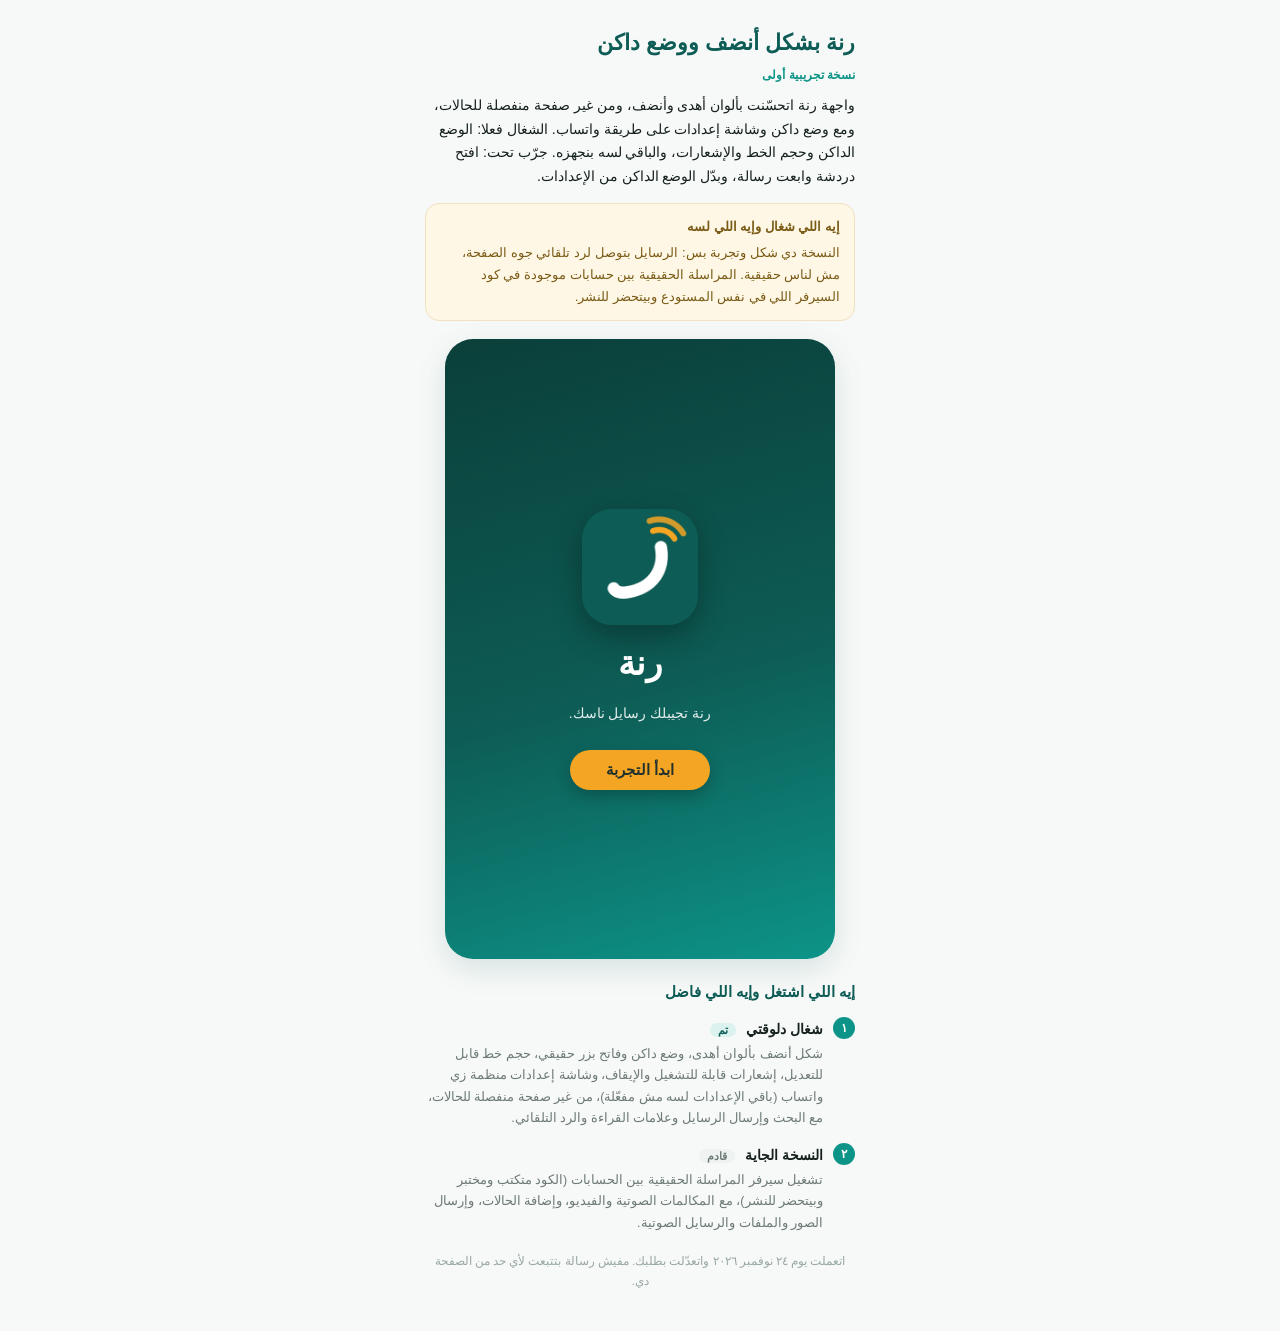
<file: index.html>
<!DOCTYPE html>
<html lang="ar" dir="rtl">
<head>
<meta charset="utf-8">
<meta name="viewport" content="width=device-width, initial-scale=1">
<title>رنة — نسخة تجريبية</title>
<meta name="description" content="واجهة تطبيق رنة التجريبية: دردشات ومكالمات وإعدادات، بوضع داكن ورد تلقائي محاكى.">
<link rel="stylesheet" href="main.css">
</head>
<body>
<div id="root"></div>
<script type="module" src="main.js"></script>
</body>
</html>
</file>
<file: main.css>
.rn-app{--rn-bg: #f2f5f4;--rn-surface: #ffffff;--rn-ink: #16211f;--rn-ink2: #6d7a77;--rn-border: #e3eae8;--rn-chip: #eef3f1;--rn-accent: #0d9488;--rn-accent-deep: #0d5c55;--rn-mine: #0d9488;--rn-note-bg: #fff7e6;--rn-note-ink: #7a5b16;--rn-note-border: #f0e2bd;--rn-hover: rgba(13, 148, 136, .08);position:relative;max-width:390px;margin:0 auto 16px;border-radius:28px;overflow:hidden;background:var(--rn-bg);color:var(--rn-ink);height:620px;display:flex;flex-direction:column;box-shadow:0 10px 30px #0d5c5524;font-size:14px}.rn-app.rn-dark{--rn-bg: #0e1518;--rn-surface: #182228;--rn-ink: #e8efed;--rn-ink2: #8fa19d;--rn-border: #24333a;--rn-chip: #1d2a30;--rn-note-bg: #2a2416;--rn-note-ink: #e3c76f;--rn-note-border: #3d3419;--rn-hover: rgba(13, 148, 136, .18)}.rn-flip{transform:scaleX(-1)}.rn-fs-s{font-size:13px}.rn-fs-l{font-size:15.5px}.rn-fs-s .rn-bubble,.rn-fs-s .rn-chattext small{font-size:12.5px}.rn-fs-l .rn-bubble,.rn-fs-l .rn-chattext small{font-size:15.5px}.rn-fs-s .rn-chattext strong{font-size:14px}.rn-fs-l .rn-chattext strong{font-size:16px}.rn-splash{flex:1;display:flex;flex-direction:column;align-items:center;justify-content:center;gap:10px;background:linear-gradient(165deg,#0b3f3a,#0d5c55 55%,#0d9488);color:#fff;text-align:center;padding:24px}.rn-logo{width:116px;height:116px;border-radius:30px;box-shadow:0 12px 30px #0000004d}.rn-appname{font-size:34px;font-weight:700;letter-spacing:.5px}.rn-splash p{margin:0;opacity:.88;font-size:14px}.rn-start{margin-top:14px;background:#f5a524;color:#21312d;border:none;border-radius:26px;padding:11px 36px;font-size:15px;font-weight:700;cursor:pointer;box-shadow:0 6px 16px #00000038}.rn-start:hover{background:#ffb63d}.rn-screen{flex:1;display:flex;flex-direction:column;min-height:0}.rn-homebar{display:flex;align-items:center;gap:10px;padding:14px 16px 6px;color:var(--rn-ink)}.rn-brand{display:flex;align-items:center;gap:8px;font-size:19px;flex:1}.rn-iconbtn{background:none;border:none;padding:7px;cursor:pointer;display:inline-flex;align-items:center;justify-content:center;border-radius:50%;color:#fff}.rn-iconbtn:hover{background:#ffffff24}.rn-tint{color:var(--rn-accent)}.rn-tint:hover{background:var(--rn-hover)}.rn-avatar{position:relative;width:38px;height:38px;border-radius:50%;color:#fff;display:inline-flex;align-items:center;justify-content:center;font-weight:700;font-size:13px;flex-shrink:0}.rn-big{width:48px;height:48px;font-size:15px}.rn-xl{width:56px;height:56px;font-size:19px}.rn-online{position:absolute;bottom:0;inset-inline-end:0;width:11px;height:11px;border-radius:50%;background:#34c98e;border:2px solid var(--rn-accent-deep)}.rn-searchrow{padding:6px 16px 10px}.rn-search{width:100%;border:1.5px solid var(--rn-border);border-radius:22px;background:var(--rn-surface);padding:9px 18px;font-size:14px;box-sizing:border-box;color:var(--rn-ink)}.rn-search:focus{outline:none;border-color:var(--rn-accent)}.rn-search::placeholder{color:var(--rn-ink2)}.rn-stories{display:flex;gap:14px;padding:4px 16px 12px;overflow-x:auto;border-bottom:1px solid var(--rn-border)}.rn-story{background:none;border:none;cursor:pointer;display:flex;flex-direction:column;align-items:center;gap:5px;padding:2px 0;color:var(--rn-ink)}.rn-story small{font-size:11px;color:var(--rn-ink2);white-space:nowrap}.rn-ring{position:relative;display:inline-flex;padding:3px;border-radius:50%;background:linear-gradient(135deg,#0d9488,#f5a524)}.rn-ring .rn-avatar{border:2.5px solid var(--rn-bg);width:44px;height:44px}.rn-mine-ring{background:var(--rn-border)}.rn-plusdot{position:absolute;bottom:0;inset-inline-end:0;width:18px;height:18px;border-radius:50%;background:#f5a524;color:#21312d;font-size:11px;display:inline-flex;align-items:center;justify-content:center;border:2px solid var(--rn-bg)}.rn-list{flex:1;overflow-y:auto;padding:8px 12px 12px}.rn-chat{display:flex;align-items:center;gap:12px;width:100%;padding:10px 12px;margin-bottom:6px;background:var(--rn-surface);border:1px solid var(--rn-border);border-radius:16px;cursor:pointer;text-align:start;color:var(--rn-ink)}button.rn-chat:hover{border-color:var(--rn-accent);box-shadow:0 3px 10px #0d5c551a}.rn-chattext{flex:1;min-width:0;display:flex;flex-direction:column;gap:1px}.rn-chattext strong{font-size:15px}.rn-chattext small{font-size:13px;color:var(--rn-ink2);white-space:nowrap;overflow:hidden;text-overflow:ellipsis}.rn-chatside{display:flex;flex-direction:column;align-items:flex-end;gap:5px}.rn-chatside time{font-size:12px;color:var(--rn-ink2)}.rn-badge{background:var(--rn-accent);color:#fff;font-size:12px;border-radius:12px;min-width:20px;height:20px;display:inline-flex;align-items:center;justify-content:center;padding:0 6px}.rn-empty{padding:32px;text-align:center;color:var(--rn-ink2);font-size:14px}.rn-sectionlabel{font-size:12px;font-weight:700;color:var(--rn-ink2);padding:10px 8px 6px}.rn-call{cursor:default}.rn-missed{color:#e5484d}.rn-calldir{display:inline-flex;align-items:center;gap:4px}.rn-listnote{margin:10px 6px;align-self:center}.rn-setlist{padding-top:4px}.rn-profile{display:flex;align-items:center;gap:12px;width:100%;padding:12px;margin-bottom:4px;background:var(--rn-surface);border:1px solid var(--rn-border);border-radius:16px;cursor:pointer;text-align:start;color:var(--rn-ink)}.rn-profile:hover{border-color:var(--rn-accent)}.rn-setrow{display:flex;align-items:center;gap:12px;width:100%;padding:11px 12px;margin-bottom:6px;background:var(--rn-surface);border:1px solid var(--rn-border);border-radius:14px;color:var(--rn-ink);font-size:14px;text-align:start;cursor:pointer}.rn-setrow:disabled{cursor:default}.rn-setrow:not(:disabled):hover{border-color:var(--rn-accent)}.rn-static{cursor:default}.rn-seticon{width:36px;height:36px;border-radius:11px;background:var(--rn-chip);color:var(--rn-accent);display:inline-flex;align-items:center;justify-content:center;flex-shrink:0}.rn-settext{flex:1;min-width:0;display:flex;flex-direction:column;gap:1px}.rn-settext strong{font-size:14px;font-weight:600}.rn-settext small{font-size:12px;color:var(--rn-ink2)}.rn-chev{color:var(--rn-ink2);display:inline-flex}.rn-chips{display:inline-flex;gap:5px;flex-shrink:0}.rn-chip{border:1.5px solid var(--rn-border);background:var(--rn-chip);color:var(--rn-ink2);border-radius:14px;padding:4px 10px;font-size:12px;cursor:pointer}.rn-chipon{background:var(--rn-accent);border-color:var(--rn-accent);color:#fff;font-weight:700}.rn-aboutline{text-align:center;color:var(--rn-ink2);font-size:12px;padding:14px 0 6px}.rn-switch{width:46px;height:26px;border-radius:14px;border:none;background:var(--rn-border);cursor:pointer;position:relative;transition:background .15s;flex-shrink:0;display:inline-block}.rn-switch i{position:absolute;top:3px;inset-inline-start:3px;width:20px;height:20px;border-radius:50%;background:#fff;box-shadow:0 1px 3px #00000040;transition:transform .15s}.rn-switchon{background:var(--rn-accent)}.rn-switchon i{transform:translate(-20px)}.rn-chatbar{display:flex;align-items:center;gap:8px;background:var(--rn-accent-deep);color:#fff;padding:10px 12px}.rn-bartext{display:flex;flex-direction:column;flex:1;min-width:0}.rn-bartext strong{font-size:15px}.rn-bartext small{font-size:12px;opacity:.85}.rn-body{flex:1;overflow-y:auto;padding:14px 12px;display:flex;flex-direction:column;gap:6px;background-color:var(--rn-bg);background-image:radial-gradient(var(--rn-border) 1px,transparent 1px);background-size:18px 18px}.rn-day{align-self:center;background:var(--rn-surface);color:var(--rn-ink2);font-size:12px;border-radius:12px;padding:4px 14px;border:1px solid var(--rn-border)}.rn-note{align-self:center;max-width:90%;background:var(--rn-note-bg);color:var(--rn-note-ink);font-size:12px;border-radius:12px;padding:6px 12px;text-align:center;border:1px solid var(--rn-note-border)}.rn-bubble{max-width:78%;padding:7px 11px 5px;font-size:14px;line-height:1.5;display:flex;flex-wrap:wrap;gap:6px;align-items:flex-end;word-break:break-word}.rn-theirs{align-self:flex-start;background:var(--rn-surface);border:1px solid var(--rn-border);border-radius:14px;border-start-start-radius:4px;color:var(--rn-ink)}.rn-mine{align-self:flex-end;background:var(--rn-mine);border-radius:14px;border-start-end-radius:4px;color:#fff;box-shadow:0 3px 8px #0d5c5547}.rn-meta{font-size:11px;color:#ffffffbf;margin-inline-start:auto;display:inline-flex;align-items:center;gap:3px}.rn-theirs .rn-meta{color:var(--rn-ink2)}.rn-ticks{vertical-align:middle}.rn-typing{gap:4px;padding:13px 15px}.rn-typing i{width:7px;height:7px;border-radius:50%;background:var(--rn-ink2);animation:rn-blink 1.2s infinite}.rn-typing i:nth-child(2){animation-delay:.2s}.rn-typing i:nth-child(3){animation-delay:.4s}@keyframes rn-blink{0%,60%,to{opacity:.3}30%{opacity:1}}.rn-inputrow{display:flex;align-items:center;gap:8px;padding:10px 12px;background:transparent}.rn-input{flex:1;border:1.5px solid var(--rn-border);border-radius:24px;background:var(--rn-surface);padding:10px 18px;font-size:14px;min-width:0;color:var(--rn-ink)}.rn-input:focus{outline:none;border-color:var(--rn-accent)}.rn-input::placeholder{color:var(--rn-ink2)}.rn-roundbtn{width:44px;height:44px;border-radius:50%;background:var(--rn-surface);border:1.5px solid var(--rn-border);color:var(--rn-accent);display:inline-flex;align-items:center;justify-content:center;cursor:pointer;flex-shrink:0}.rn-roundbtn:hover{border-color:var(--rn-accent)}.rn-accent{background:var(--rn-accent);border:none;color:#fff;box-shadow:0 4px 10px #0d5c554d}.rn-tabs{display:flex;background:var(--rn-surface);border-top:1px solid var(--rn-border);padding:6px 8px 10px}.rn-tab{flex:1;border:none;background:none;padding:7px 0 4px;font-size:11px;color:var(--rn-ink2);cursor:pointer;display:flex;flex-direction:column;align-items:center;gap:3px;border-radius:14px}.rn-tab.rn-on{color:var(--rn-accent);font-weight:700;background:var(--rn-hover)}.rn-toast{position:absolute;bottom:84px;inset-inline:0;margin:0 auto;width:fit-content;max-width:82%;background:var(--rn-ink);color:var(--rn-bg);font-size:13px;border-radius:20px;padding:9px 18px;box-shadow:0 6px 18px #00000040;z-index:6;text-align:center}.rn-page{max-width:430px;margin:0 auto;padding:24px 16px 40px;font-family:Segoe UI,Tahoma,Arial,sans-serif;color:#16211f;line-height:1.7}.rn-intro h1{font-size:22px;margin:0 0 4px;color:#0d5c55}.rn-intro .rn-fact{font-size:12px;color:#0d9488;font-weight:600;margin:0 0 8px}.rn-intro p{margin:0 0 14px;font-size:14px}.rn-callout{background:#fff7e6;color:#7a5b16;border:1px solid #f0e2bd;border-radius:14px;padding:12px 14px;margin:0 0 18px;font-size:13px}.rn-callout strong{display:block;margin-bottom:4px}.rn-callout p{margin:0}.rn-plan{margin:20px 0 0}.rn-plan h2{font-size:15px;color:#0d5c55;margin:0 0 10px}.rn-plan-row{display:flex;gap:10px;align-items:flex-start;margin-bottom:12px}.rn-plan-num{flex:none;width:22px;height:22px;border-radius:50%;background:#0d9488;color:#fff;font-size:12px;font-weight:700;display:flex;align-items:center;justify-content:center;margin-top:2px}.rn-plan-row strong{font-size:13.5px}.rn-plan-row p{margin:2px 0 0;font-size:12.5px;color:#6d7a77}.rn-plan-row em{font-style:normal;font-size:11px;border-radius:20px;padding:1px 8px;margin-inline-start:6px}.rn-plan-row .rn-done{background:#dcf2ee;color:#0d5c55}.rn-plan-row .rn-next{background:#eef3f1;color:#6d7a77}.rn-closing{margin-top:18px;font-size:11.5px;color:#9aa8a4;text-align:center}body{margin:0;background:#f7f9f8}@media(max-width:600px){.rn-intro,.rn-callout,.rn-plan,.rn-closing{display:none}.rn-page{max-width:none;padding:0}.rn-page .rn-app{max-width:none;margin:0;border-radius:0;height:100vh;height:100dvh;box-shadow:none}}.rn-demotag{font-style:normal;font-size:11px;background:#f5a524;color:#3a2600;border-radius:8px;padding:2px 7px;margin-inline-start:8px;font-weight:700}.rn-app,.rn-app *,.rn-app *:before,.rn-app *:after{box-sizing:border-box}
</file>
